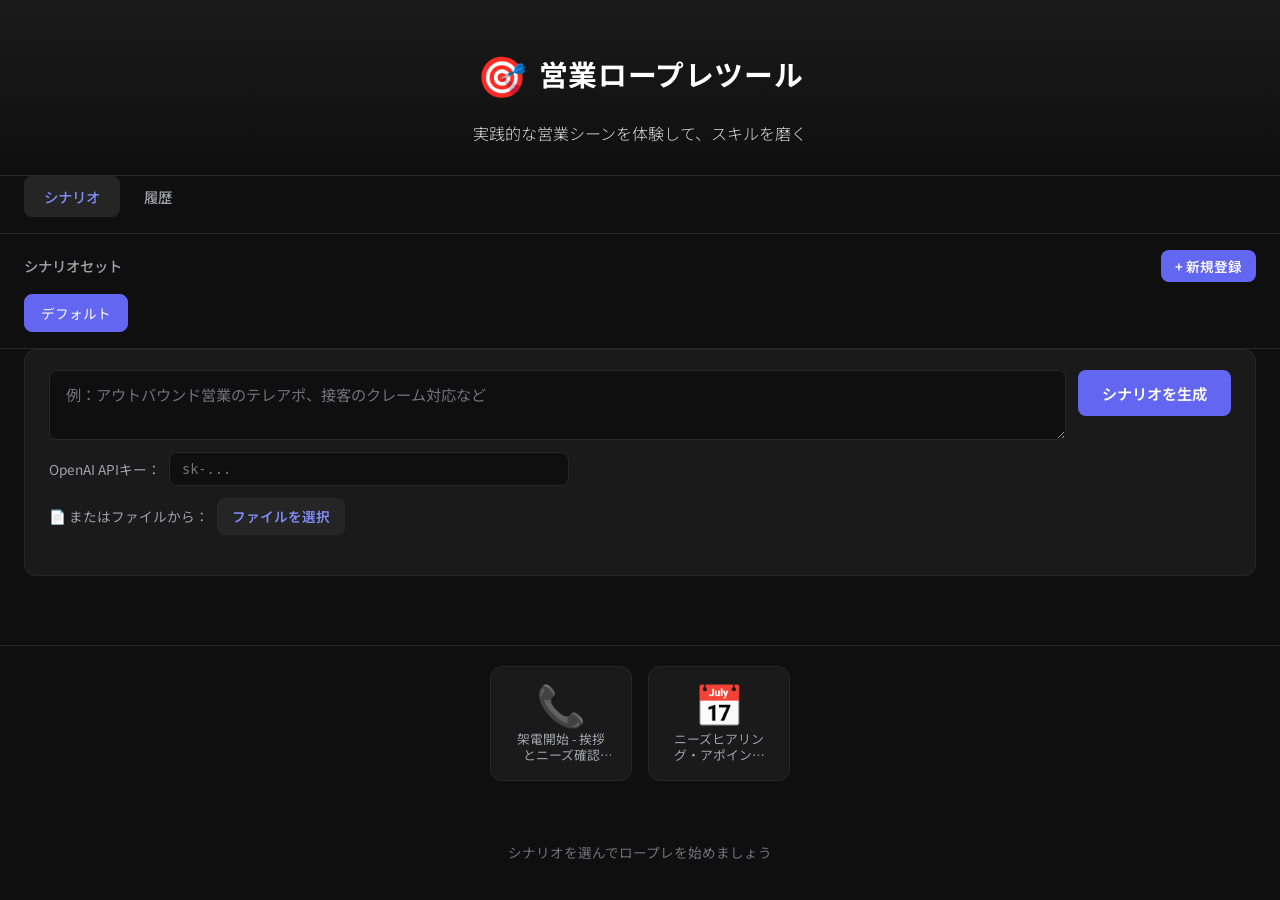
<file: index.html>
<!DOCTYPE html>
<html lang="ja">
<head>
  <meta charset="UTF-8">
  <meta name="viewport" content="width=device-width, initial-scale=1.0">
  <title>営業ロープレツール</title>
  <link rel="stylesheet" href="css/styles.css">
  <link rel="preconnect" href="https://fonts.googleapis.com">
  <link rel="preconnect" href="https://fonts.gstatic.com" crossorigin>
  <link href="https://fonts.googleapis.com/css2?family=Noto+Sans+JP:wght@300;400;500;700&display=swap" rel="stylesheet">
</head>
<body>
  <!-- ========== トップ画面 ========== -->
  <div id="screen-top" class="screen active">
    <header class="top-header">
      <div class="logo">
        <span class="logo-icon">🎯</span>
        <h1>営業ロープレツール</h1>
      </div>
      <p class="subtitle">実践的な営業シーンを体験して、スキルを磨く</p>
    </header>

    <nav class="main-nav">
      <button class="nav-tab active" data-tab="scenarios">シナリオ</button>
      <button class="nav-tab" data-tab="history">履歴</button>
    </nav>

    <!-- シナリオタブ -->
    <div id="tab-scenarios" class="tab-content active">
      <div class="scenario-sets-area">
        <div class="sets-header">
          <h3>シナリオセット</h3>
          <button type="button" class="btn-add-set" id="btn-add-set">+ 新規登録</button>
        </div>
        <div class="sets-tabs" id="sets-tabs"></div>
      </div>

      <div class="prompt-area">
        <div class="prompt-row">
          <textarea id="prompt-input" class="prompt-input" placeholder="例：アウトバウンド営業のテレアポ、接客のクレーム対応など" rows="2"></textarea>
          <button type="button" class="btn-generate" id="btn-generate">シナリオを生成</button>
        </div>
        <div class="prompt-settings">
          <label>
            <span>OpenAI APIキー：</span>
            <input type="password" id="api-key-input" class="api-key-input" placeholder="sk-...">
          </label>
        </div>
        <div class="script-load-area">
          <label class="script-load-label">
            <span>📄 またはファイルから：</span>
            <input type="file" id="script-file-input" accept=".json,.js" style="display:none">
            <span class="btn-load-script" id="btn-load-script">ファイルを選択</span>
          </label>
        </div>
        <div class="prompt-status" id="prompt-status"></div>
      </div>

      <div class="scenario-bottom-area">
        <div class="scenario-icons" id="scenario-list"></div>
      </div>
    </div>

    <!-- 履歴タブ -->
    <div id="tab-history" class="tab-content">
      <div class="history-list" id="history-list"></div>
    </div>

    <footer class="top-footer">
      <p class="scenario-footer-hint">シナリオを選んでロープレを始めましょう</p>
    </footer>
  </div>

  <!-- ========== ロープレ画面 ========== -->
  <div id="screen-roleplay" class="screen">
    <header class="rp-header">
      <button class="btn-back" id="btn-back" title="戻る">← 戻る</button>
      <div class="rp-header-info">
        <h2 id="rp-title">シナリオタイトル</h2>
        <span class="rp-badge" id="rp-badge">営業</span>
      </div>
      <div class="rp-progress">
        <span id="rp-step">1</span> / <span id="rp-total">5</span>
      </div>
    </header>

    <div class="situation-bar" id="situation-bar">
      <div class="situation-icon">📋</div>
      <p id="situation-text">状況説明がここに表示されます</p>
    </div>

    <div class="chat-area" id="chat-area"></div>

    <div class="voice-controls" id="voice-controls">
      <div class="voice-toggle-group">
        <span class="voice-label">🎙️ 音声モード</span>
        <label class="toggle-switch">
          <input type="checkbox" id="voice-mode-toggle" checked>
          <span class="toggle-slider"></span>
        </label>
      </div>
      <p class="voice-hint" id="voice-hint">相手の話の後、自動で聞き取り開始</p>
    </div>

    <div class="choices-area" id="choices-area">
      <p class="choices-label" id="choices-label">話してください（自動で聞き取ります）：</p>
      <div class="free-speech-area">
        <div class="speech-transcript" id="speech-transcript"></div>
        <div class="speech-input-row" id="speech-input-row">
          <input type="text" id="speech-text-input" class="speech-text-input" placeholder="音声オフ時はここに入力" autocomplete="off">
          <button type="button" class="btn-send-speech" id="btn-send-speech">送信</button>
        </div>
      </div>
    </div>
  </div>

  <!-- ========== 結果画面 ========== -->
  <div id="screen-result" class="screen">
    <div class="result-container">
      <div class="result-icon" id="result-icon">🏆</div>
      <h2 class="result-title" id="result-title">お疲れさまでした！</h2>

      <div class="score-card">
        <div class="score-circle" id="score-circle">
          <span class="score-number" id="score-number">0</span>
          <span class="score-unit">点</span>
        </div>
        <p class="score-label" id="score-label">スコア</p>
      </div>

      <div class="result-rank" id="result-rank">
        <span class="rank-badge">Aランク</span>
        <p class="rank-desc">素晴らしい対応力です！</p>
      </div>

      <div class="result-feedback" id="result-feedback"></div>

      <div class="result-actions">
        <button class="btn-primary" id="btn-retry">もう一度挑戦する</button>
        <button class="btn-secondary" id="btn-home">シナリオ選択に戻る</button>
      </div>
    </div>
  </div>

  <script src="js/scenarios.js"></script>
  <script src="js/storage.js"></script>
  <script src="js/app.js"></script>
</body>
</html>
</file>
<file: css/styles.css>
/* ========================================
   営業ロープレツール - ダークテーマ
   ======================================== */

*,
*::before,
*::after {
  margin: 0;
  padding: 0;
  box-sizing: border-box;
}

:root {
  --primary: #6366F1;
  --primary-light: #818CF8;
  --primary-dark: #4F46E5;
  --accent: #F59E0B;
  --accent-light: #FCD34D;
  --success: #10B981;
  --warning: #F59E0B;
  --danger: #EF4444;
  --bg: #0F0F0F;
  --bg-card: #1A1A1A;
  --bg-elevated: #252525;
  --text: #FAFAFA;
  --text-light: #A1A1AA;
  --text-lighter: #71717A;
  --border: #27272A;
  --shadow: 0 4px 6px rgba(0, 0, 0, 0.3);
  --shadow-md: 0 10px 15px rgba(0, 0, 0, 0.4);
  --shadow-lg: 0 20px 25px rgba(0, 0, 0, 0.5);
  --radius: 12px;
  --radius-sm: 8px;
  --radius-full: 9999px;
  --transition: 0.25s cubic-bezier(0.4, 0, 0.2, 1);
}

html {
  font-size: 16px;
  scroll-behavior: smooth;
}

body {
  font-family: 'Noto Sans JP', -apple-system, BlinkMacSystemFont, sans-serif;
  background: var(--bg);
  color: var(--text);
  line-height: 1.7;
  min-height: 100vh;
  -webkit-font-smoothing: antialiased;
}

/* ---------- 画面制御 ---------- */
.screen {
  display: none;
  min-height: 100vh;
  animation: fadeIn 0.4s ease;
}

.screen.active {
  display: flex;
  flex-direction: column;
}

@keyframes fadeIn {
  from { opacity: 0; transform: translateY(8px); }
  to   { opacity: 1; transform: translateY(0); }
}

@keyframes slideUp {
  from { opacity: 0; transform: translateY(20px); }
  to   { opacity: 1; transform: translateY(0); }
}

@keyframes popIn {
  0%   { opacity: 0; transform: scale(0.9); }
  70%  { transform: scale(1.02); }
  100% { opacity: 1; transform: scale(1); }
}

@keyframes slideInLeft {
  from { opacity: 0; transform: translateX(-24px); }
  to   { opacity: 1; transform: translateX(0); }
}

@keyframes slideInRight {
  from { opacity: 0; transform: translateX(24px); }
  to   { opacity: 1; transform: translateX(0); }
}

/* ==========================================
   トップ画面
   ========================================== */
.top-header {
  text-align: center;
  padding: 40px 24px 28px;
  background: linear-gradient(180deg, #1A1A1A 0%, #0F0F0F 100%);
  color: #fff;
  border-bottom: 1px solid var(--border);
}

.main-nav {
  display: flex;
  gap: 4px;
  padding: 0 24px 16px;
  border-bottom: 1px solid var(--border);
}

.nav-tab {
  padding: 10px 20px;
  background: transparent;
  border: none;
  color: var(--text-light);
  font-size: 0.9rem;
  font-weight: 500;
  cursor: pointer;
  border-radius: var(--radius-sm);
  font-family: inherit;
  transition: all var(--transition);
}

.nav-tab:hover {
  color: var(--text);
}

.nav-tab.active {
  background: var(--bg-elevated);
  color: var(--primary-light);
}

.tab-content {
  display: none;
  flex: 1;
  flex-direction: column;
}

.tab-content.active {
  display: flex;
}

.scenario-sets-area {
  padding: 16px 24px;
  border-bottom: 1px solid var(--border);
}

.sets-header {
  display: flex;
  align-items: center;
  justify-content: space-between;
  margin-bottom: 12px;
}

.sets-header h3 {
  font-size: 0.9rem;
  color: var(--text-light);
  font-weight: 500;
}

.btn-add-set {
  padding: 6px 14px;
  background: var(--primary);
  color: #fff;
  border: none;
  border-radius: var(--radius-sm);
  font-size: 0.85rem;
  font-weight: 600;
  cursor: pointer;
  font-family: inherit;
  transition: all var(--transition);
}

.btn-add-set:hover {
  background: var(--primary-light);
}

.sets-tabs {
  display: flex;
  flex-wrap: wrap;
  gap: 8px;
}

.set-tab {
  position: relative;
  padding: 8px 16px;
  background: var(--bg-elevated);
  border: 1px solid var(--border);
  color: var(--text-light);
  font-size: 0.85rem;
  border-radius: var(--radius-sm);
  cursor: pointer;
  font-family: inherit;
  transition: all var(--transition);
}

.set-tab:hover {
  border-color: var(--primary);
  color: var(--text);
}

.set-tab.active {
  background: var(--primary);
  border-color: var(--primary);
  color: #fff;
}

.set-delete {
  margin-left: 6px;
  opacity: 0.7;
  font-size: 1rem;
}

.set-delete:hover {
  opacity: 1;
  color: var(--danger);
}

.history-list {
  flex: 1;
  padding: 24px;
  overflow-y: auto;
}

.history-empty {
  text-align: center;
  color: var(--text-lighter);
  padding: 48px 24px;
}

.history-item {
  display: flex;
  flex-direction: column;
  gap: 12px;
  padding: 16px 20px;
  background: var(--bg-card);
  border: 1px solid var(--border);
  border-radius: var(--radius-sm);
  margin-bottom: 12px;
  transition: all var(--transition);
}

.history-item:hover {
  border-color: var(--primary);
}

.history-item .history-main {
  display: flex;
  flex-direction: column;
  gap: 4px;
}

.history-item .history-header {
  display: flex;
  align-items: center;
  justify-content: space-between;
  flex-wrap: wrap;
  gap: 12px;
}

.history-transcript {
  font-size: 0.85rem;
  color: var(--text-light);
  max-height: 120px;
  overflow-y: auto;
  padding: 12px;
  background: var(--bg);
  border-radius: var(--radius-sm);
  border: 1px solid var(--border);
}

.history-transcript .transcript-line {
  margin-bottom: 6px;
  line-height: 1.5;
}

.history-transcript .transcript-line.npc .transcript-speaker {
  color: var(--primary-light);
}

.history-transcript .transcript-line.user .transcript-speaker {
  color: var(--accent);
}

.history-date {
  font-size: 0.8rem;
  color: var(--text-lighter);
}

.history-title {
  font-weight: 600;
}

.history-score {
  font-size: 0.85rem;
  color: var(--primary-light);
}

.history-actions {
  display: flex;
  gap: 8px;
  align-items: center;
}

.btn-play-recording {
  width: 36px;
  height: 36px;
  border-radius: 50%;
  background: var(--primary);
  border: none;
  color: #fff;
  cursor: pointer;
  font-size: 0.9rem;
  display: flex;
  align-items: center;
  justify-content: center;
  transition: all var(--transition);
}

.btn-play-recording:hover:not(.disabled) {
  background: var(--primary-light);
  transform: scale(1.05);
}

.btn-play-recording.disabled {
  background: var(--bg-elevated);
  color: var(--text-lighter);
  cursor: not-allowed;
  opacity: 0.6;
}

.btn-stop-recording {
  width: 36px;
  height: 36px;
  border-radius: 50%;
  background: var(--danger);
  border: none;
  color: #fff;
  cursor: pointer;
  font-size: 0.9rem;
  display: flex;
  align-items: center;
  justify-content: center;
  transition: all var(--transition);
}

.btn-stop-recording:hover {
  background: #DC2626;
  transform: scale(1.05);
}

.btn-delete-history {
  padding: 6px 12px;
  background: transparent;
  border: 1px solid var(--border);
  color: var(--text-light);
  font-size: 0.8rem;
  border-radius: var(--radius-sm);
  cursor: pointer;
  font-family: inherit;
  transition: all var(--transition);
}

.btn-delete-history:hover {
  border-color: var(--danger);
  color: var(--danger);
}

.logo {
  display: flex;
  align-items: center;
  justify-content: center;
  gap: 12px;
  margin-bottom: 12px;
}

.logo-icon {
  font-size: 2.5rem;
}

.logo h1 {
  font-size: 1.8rem;
  font-weight: 700;
  letter-spacing: 0.02em;
}

.subtitle {
  font-size: 1rem;
  opacity: 0.85;
  font-weight: 300;
}

/* プロンプトエリア */
.prompt-area {
  padding: 20px 24px;
  background: var(--bg-card);
  margin: 0 24px 16px;
  border-radius: var(--radius);
  border: 1px solid var(--border);
}

.prompt-row {
  display: flex;
  gap: 12px;
  align-items: flex-start;
  margin-bottom: 12px;
}

.prompt-input {
  flex: 1;
  padding: 12px 16px;
  border: 1px solid var(--border);
  border-radius: var(--radius-sm);
  font-size: 0.95rem;
  font-family: inherit;
  resize: vertical;
  min-height: 60px;
  background: var(--bg);
  color: var(--text);
  transition: border-color var(--transition);
}

.prompt-input:focus {
  outline: none;
  border-color: var(--primary);
}

.prompt-input::placeholder {
  color: var(--text-lighter);
}

.btn-generate {
  padding: 12px 24px;
  background: var(--primary);
  color: #fff;
  border: none;
  border-radius: var(--radius-sm);
  font-size: 0.95rem;
  font-weight: 600;
  font-family: inherit;
  cursor: pointer;
  transition: all var(--transition);
  white-space: nowrap;
}

.btn-generate:hover {
  background: var(--primary-dark);
}

.btn-generate:disabled {
  opacity: 0.6;
  cursor: not-allowed;
}

.prompt-settings {
  margin-bottom: 8px;
}

.prompt-settings label {
  display: flex;
  align-items: center;
  gap: 8px;
  font-size: 0.85rem;
  color: var(--text-light);
}

.api-key-input {
  flex: 1;
  max-width: 400px;
  padding: 8px 12px;
  border: 1px solid var(--border);
  border-radius: var(--radius-sm);
  font-size: 0.85rem;
  font-family: monospace;
}

.prompt-status {
  font-size: 0.85rem;
  color: var(--text-light);
  min-height: 20px;
}

.prompt-status.error {
  color: var(--danger);
}

.prompt-status.success {
  color: var(--success);
}

/* スクリプト読み込みエリア */
.script-load-area {
  display: flex;
  align-items: center;
  gap: 12px;
  margin-top: 12px;
  flex-wrap: wrap;
}

.script-load-label {
  display: flex;
  align-items: center;
  gap: 8px;
  cursor: pointer;
  font-size: 0.85rem;
  color: var(--text-light);
}

.btn-load-script {
  padding: 6px 14px;
  background: var(--bg-elevated);
  color: var(--primary-light);
  border: 1px solid var(--border);
  border-radius: var(--radius-sm);
  font-weight: 600;
  font-size: 0.85rem;
  cursor: pointer;
  font-family: inherit;
  transition: all var(--transition);
}

.btn-load-script:hover {
  border-color: var(--primary);
  background: var(--primary);
  color: #fff;
}

.api-key-input {
  background: var(--bg);
  color: var(--text);
  border-color: var(--border);
}

/* シナリオカードグリッド */
/* シナリオを画面下部にアイコンで並べる */
.scenario-bottom-area {
  margin-top: auto;
  padding: 20px 24px 24px;
  border-top: 1px solid var(--border);
}

.scenario-icons {
  display: flex;
  flex-wrap: wrap;
  justify-content: center;
  gap: 16px;
  max-width: 960px;
  margin: 0 auto;
}

.scenario-icon {
  display: flex;
  flex-direction: column;
  align-items: center;
  gap: 8px;
  padding: 16px 20px;
  background: var(--bg-card);
  border-radius: var(--radius);
  border: 1px solid var(--border);
  cursor: pointer;
  transition: all var(--transition);
  min-width: 100px;
}

.scenario-icon:hover {
  border-color: var(--primary);
  transform: translateY(-2px);
  box-shadow: var(--shadow-md);
}

.scenario-icon .icon {
  font-size: 2.5rem;
  line-height: 1;
}

.scenario-icon .title {
  font-size: 0.8rem;
  color: var(--text-light);
  text-align: center;
  line-height: 1.3;
  max-width: 100px;
  overflow: hidden;
  text-overflow: ellipsis;
  display: -webkit-box;
  -webkit-line-clamp: 2;
  -webkit-box-orient: vertical;
}

.scenario-footer-hint {
  text-align: center;
  color: var(--text-lighter);
  font-size: 0.85rem;
  padding: 12px;
}

/* 旧カード用（互換） */
.scenario-grid {
  display: grid;
  grid-template-columns: repeat(auto-fill, minmax(300px, 1fr));
  gap: 20px;
  padding: 32px 24px;
  max-width: 960px;
  margin: 0 auto;
  flex: 1;
}

.scenario-card {
  background: var(--bg-card);
  border-radius: var(--radius);
  border: 1px solid var(--border);
  padding: 24px;
  cursor: pointer;
  transition: all var(--transition);
  position: relative;
  overflow: hidden;
}

.scenario-card:hover {
  border-color: var(--primary);
  transform: translateY(-2px);
  box-shadow: var(--shadow-md);
}

.scenario-card::before {
  content: '';
  position: absolute;
  top: 0;
  left: 0;
  right: 0;
  height: 3px;
  background: linear-gradient(90deg, var(--primary), var(--primary-light));
  opacity: 0;
  transition: opacity var(--transition);
}

.scenario-card:hover::before {
  opacity: 1;
}

.card-header {
  display: flex;
  align-items: center;
  gap: 12px;
  margin-bottom: 12px;
}

.card-icon {
  font-size: 2rem;
  width: 52px;
  height: 52px;
  display: flex;
  align-items: center;
  justify-content: center;
  background: var(--bg-elevated);
  border-radius: var(--radius-sm);
  flex-shrink: 0;
  border: 1px solid var(--border);
}

.card-title {
  font-size: 1.1rem;
  font-weight: 700;
  line-height: 1.4;
}

.card-desc {
  font-size: 0.9rem;
  color: var(--text-light);
  margin-bottom: 16px;
  line-height: 1.6;
}

.card-meta {
  display: flex;
  align-items: center;
  gap: 16px;
  font-size: 0.8rem;
  color: var(--text-lighter);
}

.card-meta span {
  display: flex;
  align-items: center;
  gap: 4px;
}

.difficulty {
  display: inline-flex;
  align-items: center;
  gap: 2px;
}

.difficulty-dot {
  width: 8px;
  height: 8px;
  border-radius: 50%;
  background: var(--border);
}

.difficulty-dot.active {
  background: var(--accent);
}

/* トップフッター */
.top-footer {
  text-align: center;
  padding: 24px;
  color: var(--text-lighter);
  font-size: 0.9rem;
}

/* ==========================================
   ロープレ画面
   ========================================== */
#screen-roleplay {
  height: 100vh;
  max-height: 100vh;
  overflow: hidden;
}

.rp-header {
  display: flex;
  align-items: center;
  gap: 16px;
  padding: 12px 20px;
  background: var(--bg-card);
  border-bottom: 1px solid var(--border);
  z-index: 10;
  flex-shrink: 0;
}

.btn-back {
  background: none;
  border: none;
  color: var(--primary-light);
  font-size: 0.9rem;
  font-weight: 500;
  cursor: pointer;
  padding: 6px 12px;
  border-radius: var(--radius-sm);
  transition: all var(--transition);
  font-family: inherit;
  white-space: nowrap;
}

.btn-back:hover {
  background: var(--bg-elevated);
  color: var(--primary);
}

.rp-header-info {
  flex: 1;
  display: flex;
  align-items: center;
  gap: 10px;
  min-width: 0;
}

.rp-header-info h2 {
  font-size: 1rem;
  font-weight: 600;
  overflow: hidden;
  text-overflow: ellipsis;
  white-space: nowrap;
}

.rp-badge {
  font-size: 0.7rem;
  font-weight: 600;
  padding: 2px 10px;
  border-radius: var(--radius-full);
  background: var(--bg-elevated);
  color: var(--primary-light);
  border: 1px solid var(--primary);
  white-space: nowrap;
}

.rp-progress {
  font-size: 0.85rem;
  color: var(--text-light);
  font-weight: 500;
  white-space: nowrap;
}

/* 状況バー */
.situation-bar {
  display: flex;
  align-items: flex-start;
  gap: 10px;
  padding: 14px 20px;
  background: var(--bg-elevated);
  border-bottom: 1px solid var(--border);
  font-size: 0.88rem;
  color: var(--accent-light);
  flex-shrink: 0;
  animation: slideUp 0.3s ease;
}

.situation-icon {
  font-size: 1.1rem;
  flex-shrink: 0;
  margin-top: 1px;
}

/* チャットエリア */
.chat-area {
  flex: 1;
  overflow-y: auto;
  padding: 20px;
  display: flex;
  flex-direction: column;
  gap: 16px;
  scroll-behavior: smooth;
}

.chat-msg {
  display: flex;
  gap: 10px;
  max-width: 80%;
  animation: slideUp 0.35s ease;
}

.chat-msg.npc {
  align-self: flex-start;
  animation: slideInLeft 0.35s ease;
}

.chat-msg.user {
  align-self: flex-end;
  flex-direction: row-reverse;
  animation: slideInRight 0.35s ease;
}

.chat-avatar {
  width: 38px;
  height: 38px;
  border-radius: 50%;
  display: flex;
  align-items: center;
  justify-content: center;
  font-size: 1.2rem;
  flex-shrink: 0;
  background: var(--bg-elevated);
  border: 1px solid var(--border);
}

.chat-msg.user .chat-avatar {
  background: var(--primary);
  border-color: var(--primary);
}

.chat-bubble {
  padding: 12px 16px;
  border-radius: 16px;
  font-size: 0.92rem;
  line-height: 1.7;
  position: relative;
}

.chat-msg.npc .chat-bubble {
  background: var(--bg-elevated);
  border: 1px solid var(--border);
  border-bottom-left-radius: 4px;
}

.chat-msg.user .chat-bubble {
  background: var(--primary);
  color: #fff;
  border-bottom-right-radius: 4px;
}

.chat-name {
  font-size: 0.75rem;
  font-weight: 600;
  color: var(--text-lighter);
  margin-bottom: 4px;
}

.chat-msg.user .chat-name {
  color: rgba(255, 255, 255, 0.7);
  text-align: right;
}

/* タイピングアニメーション */
.typing-indicator {
  display: flex;
  gap: 4px;
  padding: 4px 0;
}

.typing-indicator span {
  width: 7px;
  height: 7px;
  border-radius: 50%;
  background: var(--text-lighter);
  animation: typingBounce 1.4s infinite ease-in-out;
}

.typing-indicator span:nth-child(2) { animation-delay: 0.16s; }
.typing-indicator span:nth-child(3) { animation-delay: 0.32s; }

@keyframes typingBounce {
  0%, 60%, 100% { transform: translateY(0); opacity: 0.4; }
  30% { transform: translateY(-6px); opacity: 1; }
}

/* 選択肢エリア */
.choices-area {
  padding: 16px 20px 20px;
  background: var(--bg-card);
  border-top: 1px solid var(--border);
  flex-shrink: 0;
  animation: slideUp 0.4s ease;
}

/* 音声モードコントロール */
.voice-controls {
  padding: 10px 20px;
  background: var(--bg-card);
  border-top: 1px solid var(--border);
  display: flex;
  align-items: center;
  justify-content: space-between;
  flex-wrap: wrap;
  gap: 8px;
  flex-shrink: 0;
}

.voice-toggle-group {
  display: flex;
  align-items: center;
  gap: 10px;
}

.voice-label {
  font-size: 0.9rem;
  font-weight: 600;
  color: var(--text-light);
}

.voice-hint {
  font-size: 0.8rem;
  color: var(--text-light);
  margin: 0;
}

.toggle-switch {
  position: relative;
  display: inline-block;
  width: 48px;
  height: 26px;
}

.toggle-switch input {
  opacity: 0;
  width: 0;
  height: 0;
}

.toggle-slider {
  position: absolute;
  cursor: pointer;
  top: 0;
  left: 0;
  right: 0;
  bottom: 0;
  background: var(--bg-elevated);
  border: 1px solid var(--border);
  border-radius: var(--radius-full);
  transition: var(--transition);
}

.toggle-slider::before {
  content: '';
  position: absolute;
  height: 20px;
  width: 20px;
  left: 3px;
  bottom: 3px;
  background: var(--text);
  border-radius: 50%;
  transition: var(--transition);
}

.toggle-switch input:checked + .toggle-slider {
  background: var(--primary);
  border-color: var(--primary);
}

.toggle-switch input:checked + .toggle-slider::before {
  transform: translateX(22px);
}

.voice-input-hint {
  font-size: 0.75rem;
  color: var(--primary);
  font-weight: 500;
  margin-left: 4px;
}

.voice-input-hint.hidden {
  display: none;
}

.choices-label {
  font-size: 0.8rem;
  color: var(--text-lighter);
  margin-bottom: 10px;
  font-weight: 500;
}

/* 自由発話エリア */
.free-speech-area {
  display: flex;
  flex-direction: column;
  gap: 10px;
}

.speech-input-row {
  display: flex;
  gap: 8px;
  align-items: center;
}

.speech-text-input {
  flex: 1;
  padding: 12px 16px;
  border: 1px solid var(--border);
  border-radius: var(--radius-sm);
  font-size: 0.95rem;
  font-family: inherit;
  background: var(--bg);
  color: var(--text);
  transition: border-color var(--transition);
}

.speech-text-input:focus {
  outline: none;
  border-color: var(--primary);
}

.speech-text-input::placeholder {
  color: var(--text-lighter);
}

.btn-mic {
  width: 48px;
  height: 48px;
  border-radius: 50%;
  border: 2px solid var(--primary);
  background: var(--bg-card);
  font-size: 1.4rem;
  cursor: pointer;
  transition: all var(--transition);
  flex-shrink: 0;
}

.btn-mic:hover {
  background: #EEF2FF;
  transform: scale(1.05);
}

.btn-mic.listening {
  background: var(--primary);
  animation: micPulse 1.5s ease infinite;
}

@keyframes micPulse {
  0%, 100% { box-shadow: 0 0 0 0 rgba(79, 70, 229, 0.4); }
  50% { box-shadow: 0 0 0 12px rgba(79, 70, 229, 0); }
}

.speech-transcript {
  min-height: 24px;
  font-size: 0.85rem;
  color: var(--text-light);
  padding: 4px 0;
}

.speech-transcript.listening {
  color: var(--primary);
}

.btn-send-speech {
  padding: 12px 24px;
  background: var(--primary);
  color: #fff;
  border: none;
  border-radius: var(--radius-sm);
  font-size: 0.95rem;
  font-weight: 600;
  font-family: inherit;
  cursor: pointer;
  transition: all var(--transition);
  align-self: flex-start;
}

.btn-send-speech:hover {
  background: var(--primary-dark);
}

.btn-send-speech:disabled {
  opacity: 0.5;
  cursor: not-allowed;
}

.choices-list {
  display: flex;
  flex-direction: column;
  gap: 8px;
}

.choice-btn {
  display: block;
  width: 100%;
  text-align: left;
  padding: 12px 16px;
  border: 2px solid var(--border);
  border-radius: var(--radius-sm);
  background: var(--bg);
  font-size: 0.9rem;
  font-family: inherit;
  color: var(--text);
  cursor: pointer;
  transition: all var(--transition);
  line-height: 1.5;
}

.choice-btn:hover {
  border-color: var(--primary-light);
  background: #EEF2FF;
  transform: translateX(4px);
}

.choice-btn:active {
  transform: translateX(2px);
}

.choice-btn.selected {
  border-color: var(--primary);
  background: #EEF2FF;
  color: var(--primary-dark);
  font-weight: 500;
}

.choice-btn.correct {
  border-color: var(--success);
  background: #ECFDF5;
  color: #065F46;
}

.choice-btn.wrong {
  border-color: var(--danger);
  background: #FEF2F2;
  color: #991B1B;
}

.choice-btn:disabled {
  cursor: default;
  opacity: 0.7;
}

.choice-btn:disabled:hover {
  transform: none;
}

/* ==========================================
   結果画面
   ========================================== */
#screen-result {
  align-items: center;
  justify-content: center;
  padding: 24px;
  background: var(--bg);
}

.result-container {
  max-width: 540px;
  width: 100%;
  text-align: center;
  animation: popIn 0.5s ease;
}

.result-icon {
  font-size: 4rem;
  margin-bottom: 8px;
}

.result-title {
  font-size: 1.5rem;
  font-weight: 700;
  margin-bottom: 28px;
  color: var(--text);
}

/* スコアカード */
.score-card {
  margin-bottom: 24px;
}

.score-circle {
  width: 140px;
  height: 140px;
  border-radius: 50%;
  background: linear-gradient(135deg, var(--primary) 0%, var(--primary-light) 100%);
  display: inline-flex;
  flex-direction: column;
  align-items: center;
  justify-content: center;
  color: #fff;
  box-shadow: 0 8px 24px rgba(79, 70, 229, 0.3);
  animation: popIn 0.6s ease 0.2s both;
}

.score-number {
  font-size: 3rem;
  font-weight: 700;
  line-height: 1;
}

.score-unit {
  font-size: 0.9rem;
  opacity: 0.8;
}

.score-label {
  margin-top: 8px;
  font-size: 0.9rem;
  color: var(--text-light);
}

/* ランク表示 */
.result-rank {
  margin-bottom: 28px;
  animation: slideUp 0.5s ease 0.3s both;
}

.rank-badge {
  display: inline-block;
  font-size: 1.2rem;
  font-weight: 700;
  padding: 6px 24px;
  border-radius: var(--radius-full);
  background: linear-gradient(135deg, var(--accent) 0%, var(--accent-light) 100%);
  color: #fff;
  margin-bottom: 8px;
}

.rank-desc {
  font-size: 0.95rem;
  color: var(--text-light);
}

/* フィードバック */
.result-feedback {
  background: var(--bg-card);
  border-radius: var(--radius);
  border: 1px solid var(--border);
  padding: 20px;
  text-align: left;
  margin-bottom: 28px;
  animation: slideUp 0.5s ease 0.4s both;
}

.feedback-title {
  font-size: 0.95rem;
  font-weight: 700;
  margin-bottom: 12px;
  display: flex;
  align-items: center;
  gap: 6px;
}

.feedback-item {
  display: flex;
  align-items: flex-start;
  gap: 8px;
  padding: 8px 0;
  border-bottom: 1px solid var(--border);
  font-size: 0.88rem;
  line-height: 1.6;
}

.feedback-item:last-child {
  border-bottom: none;
}

.feedback-icon {
  flex-shrink: 0;
  margin-top: 2px;
}

/* アクションボタン */
.result-actions {
  display: flex;
  gap: 12px;
  justify-content: center;
  flex-wrap: wrap;
  animation: slideUp 0.5s ease 0.5s both;
}

.btn-primary,
.btn-secondary {
  padding: 12px 28px;
  border-radius: var(--radius-sm);
  font-size: 0.95rem;
  font-weight: 600;
  font-family: inherit;
  cursor: pointer;
  transition: all var(--transition);
  border: 2px solid transparent;
}

.btn-primary {
  background: var(--primary);
  color: #fff;
  border-color: var(--primary);
}

.btn-primary:hover {
  background: var(--primary-dark);
  border-color: var(--primary-dark);
  box-shadow: 0 4px 12px rgba(79, 70, 229, 0.3);
}

.btn-secondary {
  background: var(--bg-card);
  color: var(--text);
  border-color: var(--border);
}

.btn-secondary:hover {
  border-color: var(--primary);
  color: var(--primary-light);
  background: var(--bg-elevated);
}

/* ==========================================
   スクロールバー
   ========================================== */
.chat-area::-webkit-scrollbar {
  width: 6px;
}

.chat-area::-webkit-scrollbar-track {
  background: transparent;
}

.chat-area::-webkit-scrollbar-thumb {
  background: var(--border);
  border-radius: 3px;
}

.chat-area::-webkit-scrollbar-thumb:hover {
  background: var(--text-lighter);
}

/* ==========================================
   レスポンシブ
   ========================================== */
@media (max-width: 640px) {
  .scenario-bottom-area {
    padding: 16px;
  }

  .scenario-icons {
    gap: 12px;
  }

  .scenario-icon {
    min-width: 80px;
    padding: 12px 14px;
  }

  .scenario-icon .icon {
    font-size: 2rem;
  }

  .scenario-icon .title {
    font-size: 0.75rem;
    max-width: 80px;
  }

  .scenario-grid {
    grid-template-columns: 1fr;
    padding: 20px 16px;
  }

  .logo h1 {
    font-size: 1.5rem;
  }

  .chat-msg {
    max-width: 90%;
  }

  .rp-header {
    padding: 10px 12px;
    gap: 8px;
  }

  .rp-header-info h2 {
    font-size: 0.9rem;
  }

  .result-container {
    padding: 0 8px;
  }

  .result-actions {
    flex-direction: column;
  }

  .btn-primary,
  .btn-secondary {
    width: 100%;
  }
}
</file>
